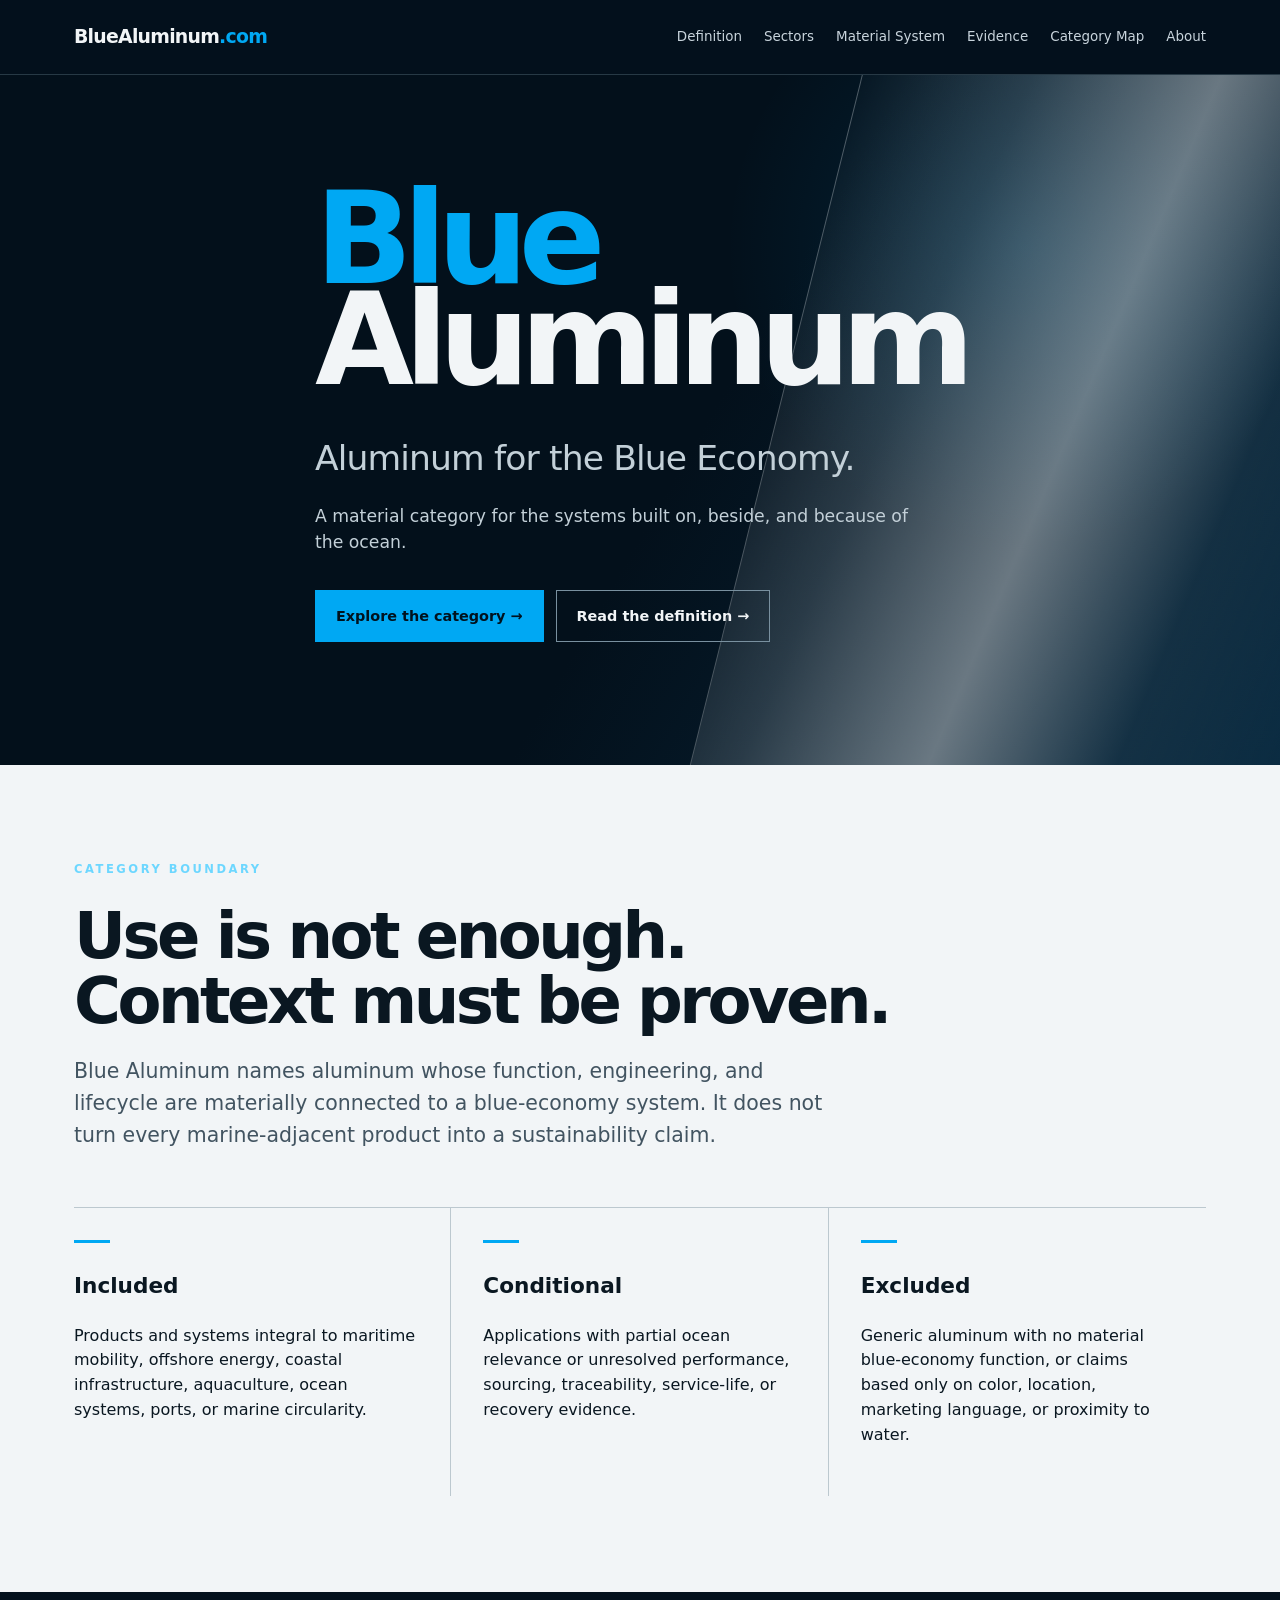
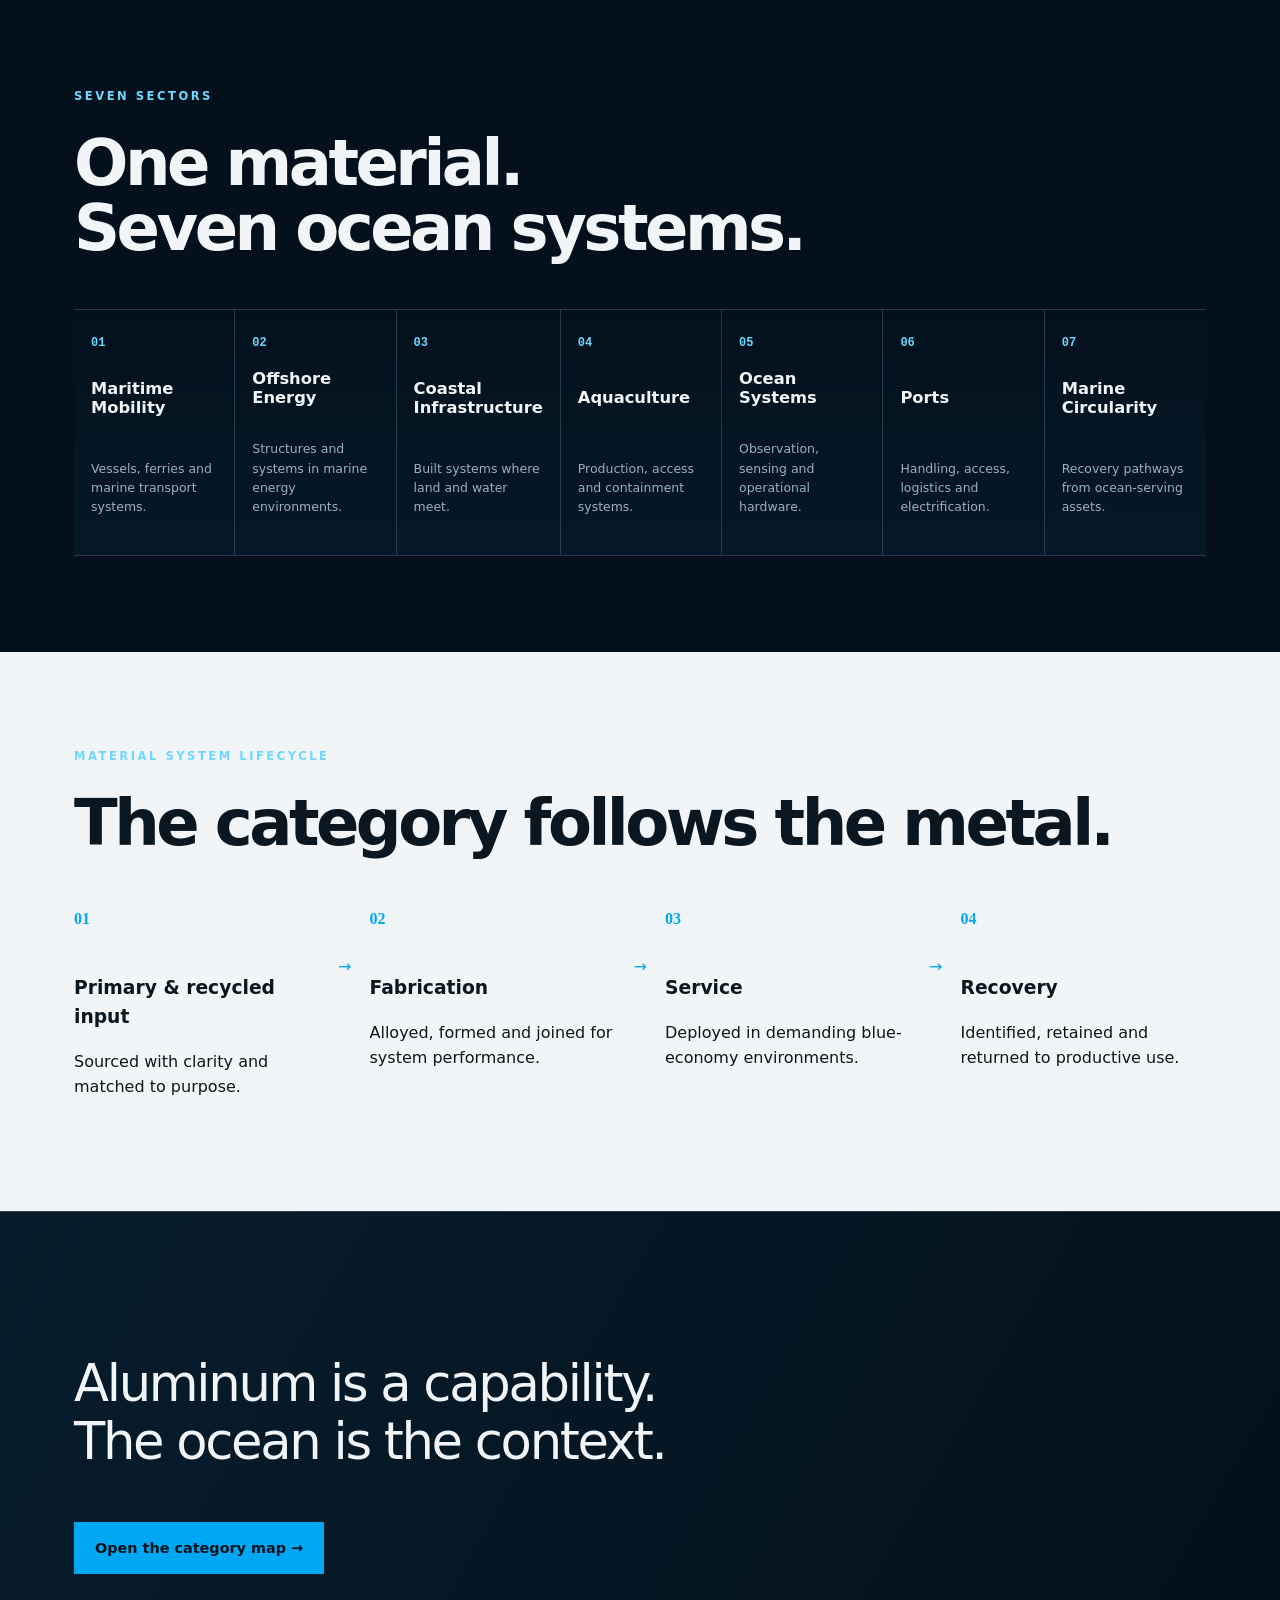
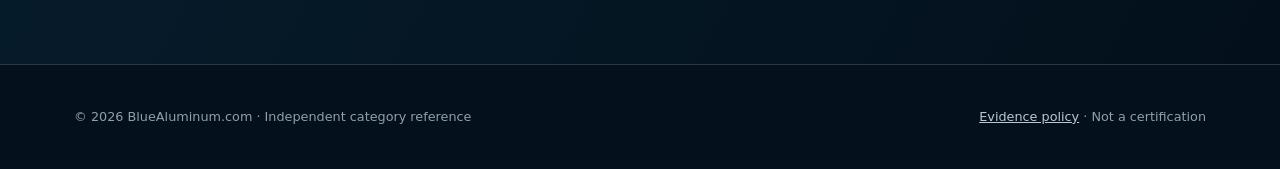
<file: index.html>
<!doctype html><html lang="en"><head><meta charset="utf-8"><meta name="viewport" content="width=device-width,initial-scale=1"><title>Blue Aluminum — Aluminum for the Blue Economy</title><meta name="description" content="The independent category reference for aluminum products, systems, and value chains serving the blue economy."><link rel="canonical" href="https://bluealuminum.com/"><link rel="icon" href="/assets/favicon.svg" type="image/svg+xml"><link rel="stylesheet" href="/assets/style.css"></head><body><header><div class="nav"><a class="brand" href="/">BlueAluminum<span>.com</span></a><button class="menu" aria-expanded="false">Menu</button><nav><a href="/definition/">Definition</a><a href="/sectors/">Sectors</a><a href="/material-system/">Material System</a><a href="/evidence/">Evidence</a><a href="/category-map/">Category Map</a><a href="/about/">About</a></nav></div></header><main>
<section class="hero"><div class="wrap hero-copy"><h1><span>Blue</span>Aluminum</h1><p class="lead">Aluminum for the Blue Economy.</p><p>A material category for the systems built on, beside, and because of the ocean.</p><div class="actions"><a class="button primary" href="/sectors/">Explore the category →</a><a class="button" href="/definition/">Read the definition →</a></div></div></section>
<section class="section light"><div class="wrap"><div class="kicker">Category boundary</div><h2>Use is not enough.<br>Context must be proven.</h2><p class="intro">Blue Aluminum names aluminum whose function, engineering, and lifecycle are materially connected to a blue-economy system. It does not turn every marine-adjacent product into a sustainability claim.</p><div class="boundary"><article><div class="rule"></div><h3>Included</h3><p>Products and systems integral to maritime mobility, offshore energy, coastal infrastructure, aquaculture, ocean systems, ports, or marine circularity.</p></article><article><div class="rule"></div><h3>Conditional</h3><p>Applications with partial ocean relevance or unresolved performance, sourcing, traceability, service-life, or recovery evidence.</p></article><article><div class="rule"></div><h3>Excluded</h3><p>Generic aluminum with no material blue-economy function, or claims based only on color, location, marketing language, or proximity to water.</p></article></div></div></section>
<section class="section"><div class="wrap"><div class="kicker">Seven sectors</div><h2>One material.<br>Seven ocean systems.</h2><div class="sectors"><article class="sector"><span class="num">01</span><b>Maritime<br>Mobility</b><p>Vessels, ferries and marine transport systems.</p></article><article class="sector"><span class="num">02</span><b>Offshore<br>Energy</b><p>Structures and systems in marine energy environments.</p></article><article class="sector"><span class="num">03</span><b>Coastal<br>Infrastructure</b><p>Built systems where land and water meet.</p></article><article class="sector"><span class="num">04</span><b>Aquaculture</b><p>Production, access and containment systems.</p></article><article class="sector"><span class="num">05</span><b>Ocean<br>Systems</b><p>Observation, sensing and operational hardware.</p></article><article class="sector"><span class="num">06</span><b>Ports</b><p>Handling, access, logistics and electrification.</p></article><article class="sector"><span class="num">07</span><b>Marine<br>Circularity</b><p>Recovery pathways from ocean-serving assets.</p></article></div></div></section>
<section class="section light"><div class="wrap"><div class="kicker">Material system lifecycle</div><h2>The category follows the metal.</h2><div class="lifecycle"><article class="life"><h3>Primary & recycled input</h3><p>Sourced with clarity and matched to purpose.</p></article><article class="life"><h3>Fabrication</h3><p>Alloyed, formed and joined for system performance.</p></article><article class="life"><h3>Service</h3><p>Deployed in demanding blue-economy environments.</p></article><article class="life"><h3>Recovery</h3><p>Identified, retained and returned to productive use.</p></article></div></div></section>
<section class="cta"><div class="wrap"><p class="quote">Aluminum is a capability.<br>The ocean is the context.</p><div class="actions"><a class="button primary" href="/category-map/">Open the category map →</a></div></div></section></main><footer><div class="wrap foot"><span>© <span data-year></span> BlueAluminum.com · Independent category reference</span><span><a href="/evidence/">Evidence policy</a> · Not a certification</span></div></footer><script src="/assets/site.js"></script></body></html>
</file>
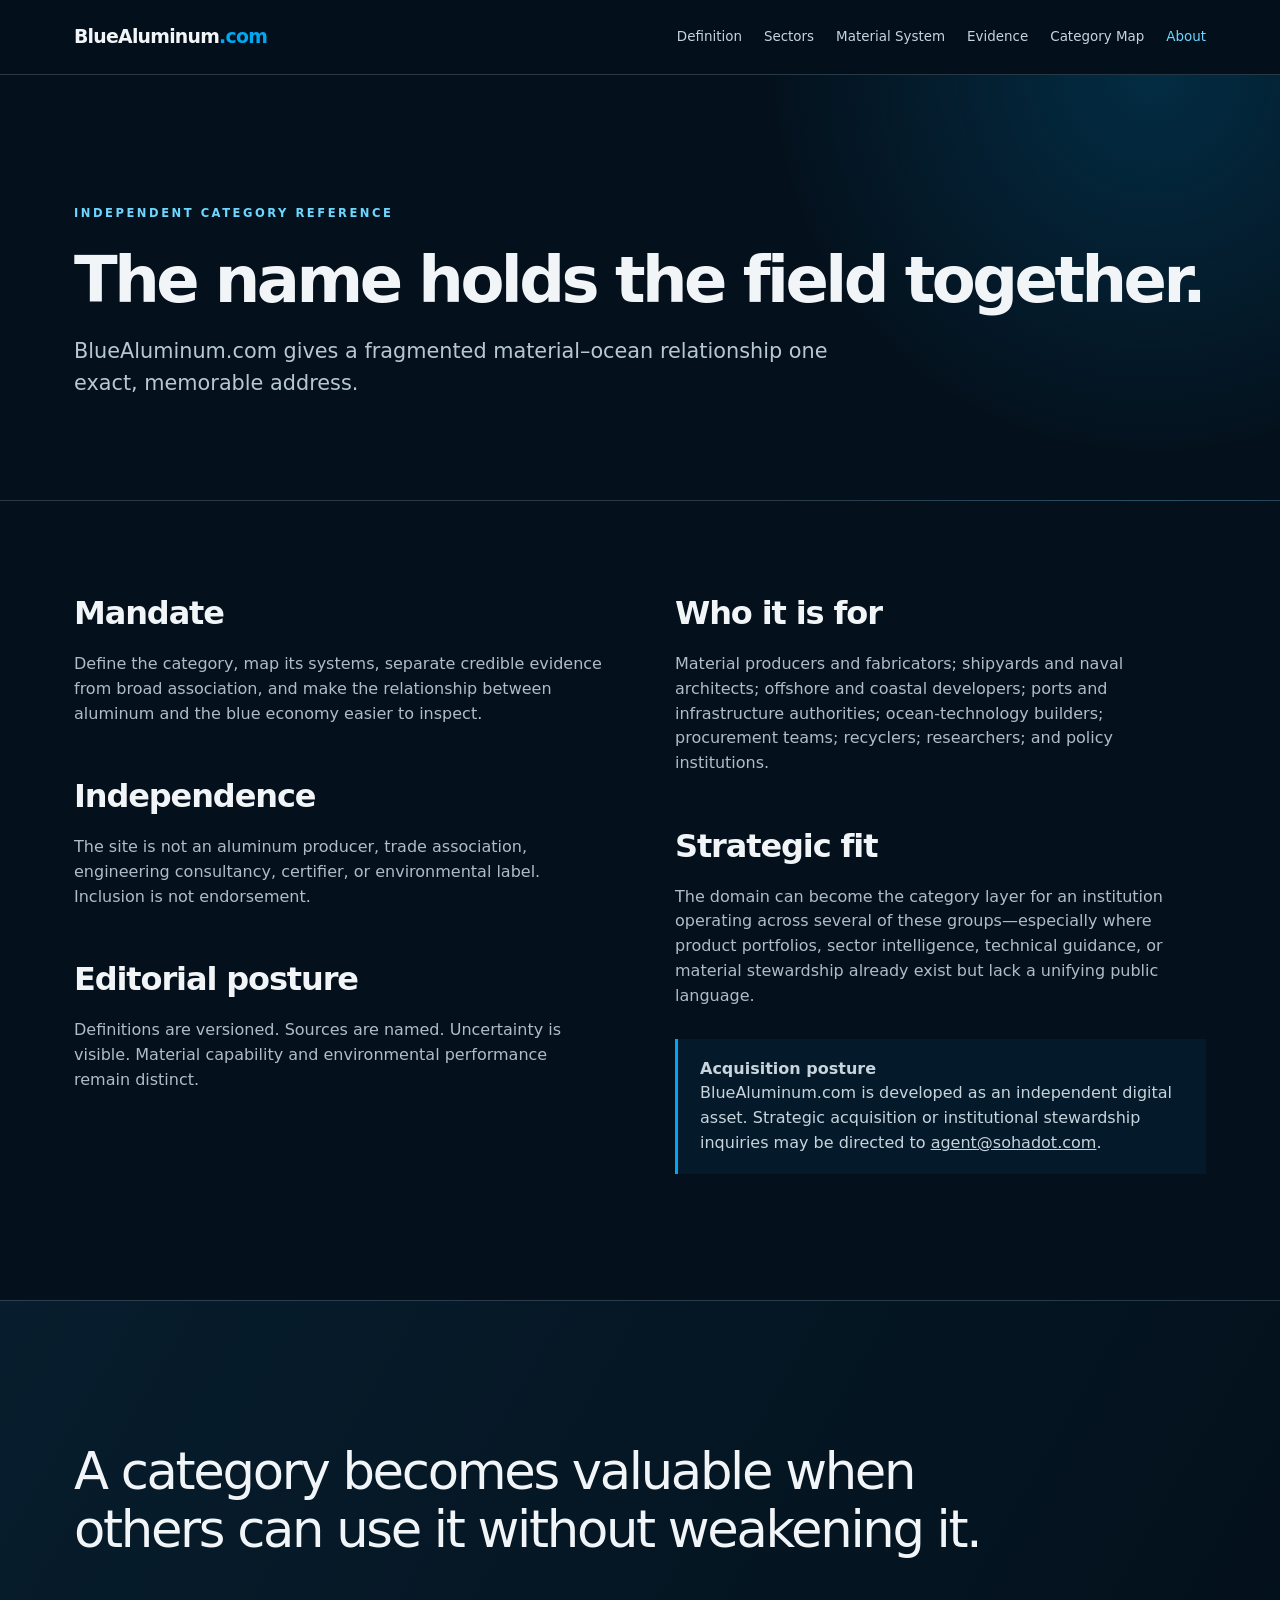
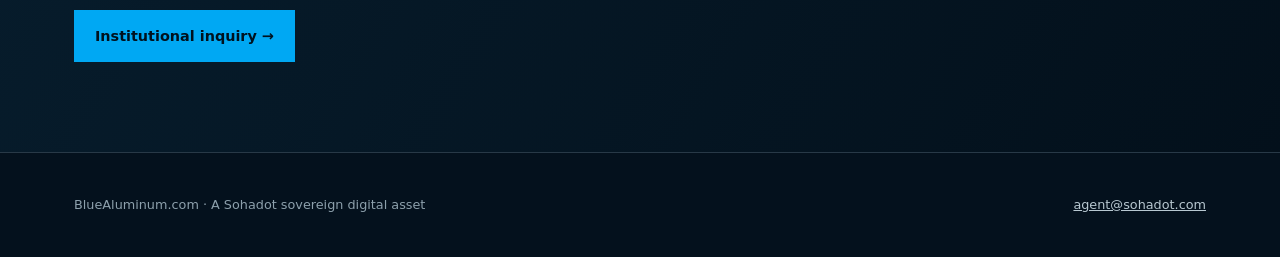
<file: about/index.html>
<!doctype html><html lang="en"><head><meta charset="utf-8"><meta name="viewport" content="width=device-width,initial-scale=1"><title>About — Blue Aluminum</title><meta name="description" content="The mandate and independence of BlueAluminum.com."><link rel="canonical" href="https://bluealuminum.com/about/"><link rel="icon" href="/assets/favicon.svg" type="image/svg+xml"><link rel="stylesheet" href="/assets/style.css"></head><body><header><div class="nav"><a class="brand" href="/">BlueAluminum<span>.com</span></a><button class="menu" aria-expanded="false">Menu</button><nav><a href="/definition/">Definition</a><a href="/sectors/">Sectors</a><a href="/material-system/">Material System</a><a href="/evidence/">Evidence</a><a href="/category-map/">Category Map</a><a aria-current="page" href="/about/">About</a></nav></div></header><main><section class="page-hero"><div class="wrap"><div class="kicker">Independent category reference</div><h1>The name holds the field together.</h1><p>BlueAluminum.com gives a fragmented material–ocean relationship one exact, memorable address.</p></div></section><section class="section"><div class="wrap grid2"><div class="prose"><h2>Mandate</h2><p>Define the category, map its systems, separate credible evidence from broad association, and make the relationship between aluminum and the blue economy easier to inspect.</p><h2>Independence</h2><p>The site is not an aluminum producer, trade association, engineering consultancy, certifier, or environmental label. Inclusion is not endorsement.</p><h2>Editorial posture</h2><p>Definitions are versioned. Sources are named. Uncertainty is visible. Material capability and environmental performance remain distinct.</p></div><div class="prose"><h2>Who it is for</h2><p>Material producers and fabricators; shipyards and naval architects; offshore and coastal developers; ports and infrastructure authorities; ocean-technology builders; procurement teams; recyclers; researchers; and policy institutions.</p><h2>Strategic fit</h2><p>The domain can become the category layer for an institution operating across several of these groups—especially where product portfolios, sector intelligence, technical guidance, or material stewardship already exist but lack a unifying public language.</p><div class="note"><strong>Acquisition posture</strong><br>BlueAluminum.com is developed as an independent digital asset. Strategic acquisition or institutional stewardship inquiries may be directed to <a href="mailto:agent@sohadot.com">agent@sohadot.com</a>.</div></div></div></section><section class="cta"><div class="wrap"><p class="quote">A category becomes valuable when others can use it without weakening it.</p><a class="button primary" href="mailto:agent@sohadot.com">Institutional inquiry →</a></div></section></main><footer><div class="wrap foot"><span>BlueAluminum.com · A Sohadot sovereign digital asset</span><a href="mailto:agent@sohadot.com">agent@sohadot.com</a></div></footer><script src="/assets/site.js"></script></body></html>
</file>
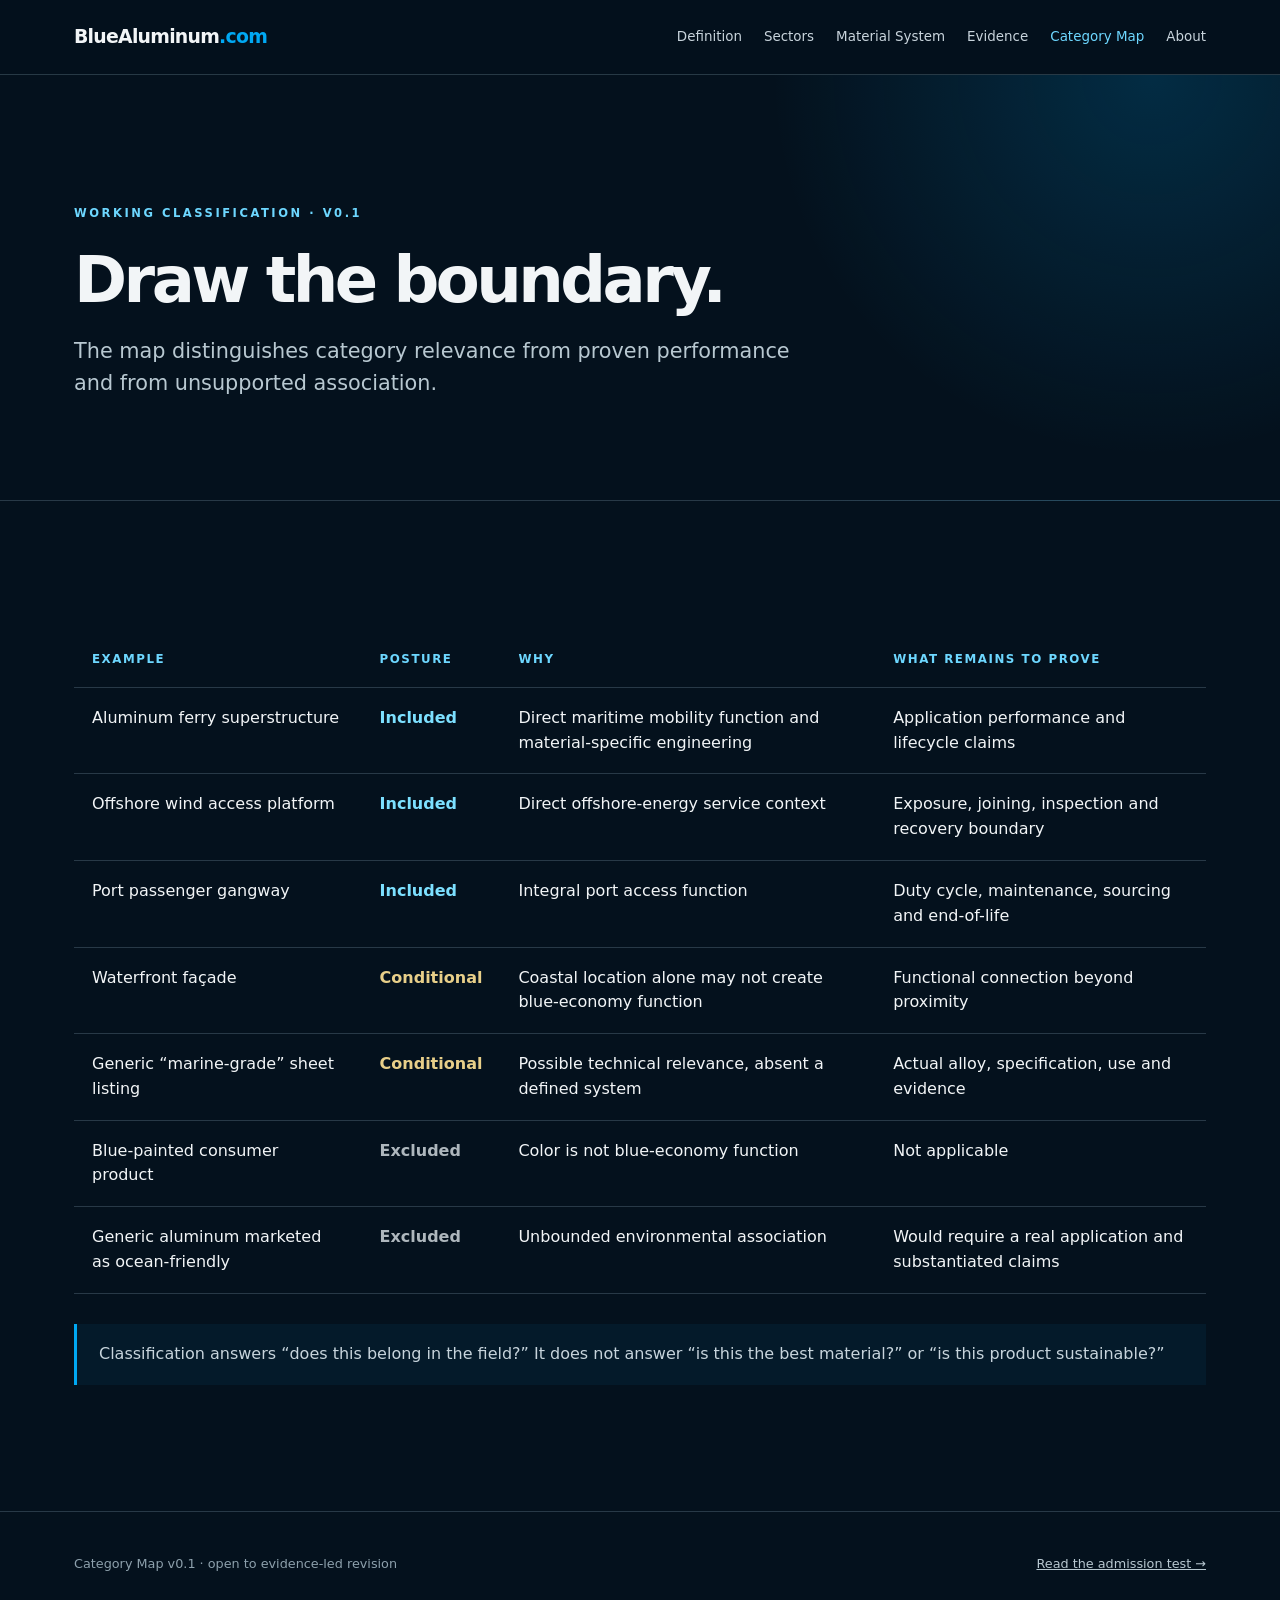
<file: category-map/index.html>
<!doctype html><html lang="en"><head><meta charset="utf-8"><meta name="viewport" content="width=device-width,initial-scale=1"><title>Category Map — Blue Aluminum</title><meta name="description" content="A practical classification map for included, conditional, and excluded Blue Aluminum applications."><link rel="canonical" href="https://bluealuminum.com/category-map/"><link rel="icon" href="/assets/favicon.svg" type="image/svg+xml"><link rel="stylesheet" href="/assets/style.css"></head><body><header><div class="nav"><a class="brand" href="/">BlueAluminum<span>.com</span></a><button class="menu" aria-expanded="false">Menu</button><nav><a href="/definition/">Definition</a><a href="/sectors/">Sectors</a><a href="/material-system/">Material System</a><a href="/evidence/">Evidence</a><a aria-current="page" href="/category-map/">Category Map</a><a href="/about/">About</a></nav></div></header><main><section class="page-hero"><div class="wrap"><div class="kicker">Working classification · v0.1</div><h1>Draw the boundary.</h1><p>The map distinguishes category relevance from proven performance and from unsupported association.</p></div></section><section class="section"><div class="wrap"><table class="matrix"><thead><tr><th>Example</th><th>Posture</th><th>Why</th><th>What remains to prove</th></tr></thead><tbody><tr><td>Aluminum ferry superstructure</td><td class="status included">Included</td><td>Direct maritime mobility function and material-specific engineering</td><td>Application performance and lifecycle claims</td></tr><tr><td>Offshore wind access platform</td><td class="status included">Included</td><td>Direct offshore-energy service context</td><td>Exposure, joining, inspection and recovery boundary</td></tr><tr><td>Port passenger gangway</td><td class="status included">Included</td><td>Integral port access function</td><td>Duty cycle, maintenance, sourcing and end-of-life</td></tr><tr><td>Waterfront façade</td><td class="status conditional">Conditional</td><td>Coastal location alone may not create blue-economy function</td><td>Functional connection beyond proximity</td></tr><tr><td>Generic “marine-grade” sheet listing</td><td class="status conditional">Conditional</td><td>Possible technical relevance, absent a defined system</td><td>Actual alloy, specification, use and evidence</td></tr><tr><td>Blue-painted consumer product</td><td class="status excluded">Excluded</td><td>Color is not blue-economy function</td><td>Not applicable</td></tr><tr><td>Generic aluminum marketed as ocean-friendly</td><td class="status excluded">Excluded</td><td>Unbounded environmental association</td><td>Would require a real application and substantiated claims</td></tr></tbody></table><div class="note">Classification answers “does this belong in the field?” It does not answer “is this the best material?” or “is this product sustainable?”</div></div></section></main><footer><div class="wrap foot"><span>Category Map v0.1 · open to evidence-led revision</span><a href="/definition/">Read the admission test →</a></div></footer><script src="/assets/site.js"></script></body></html>
</file>
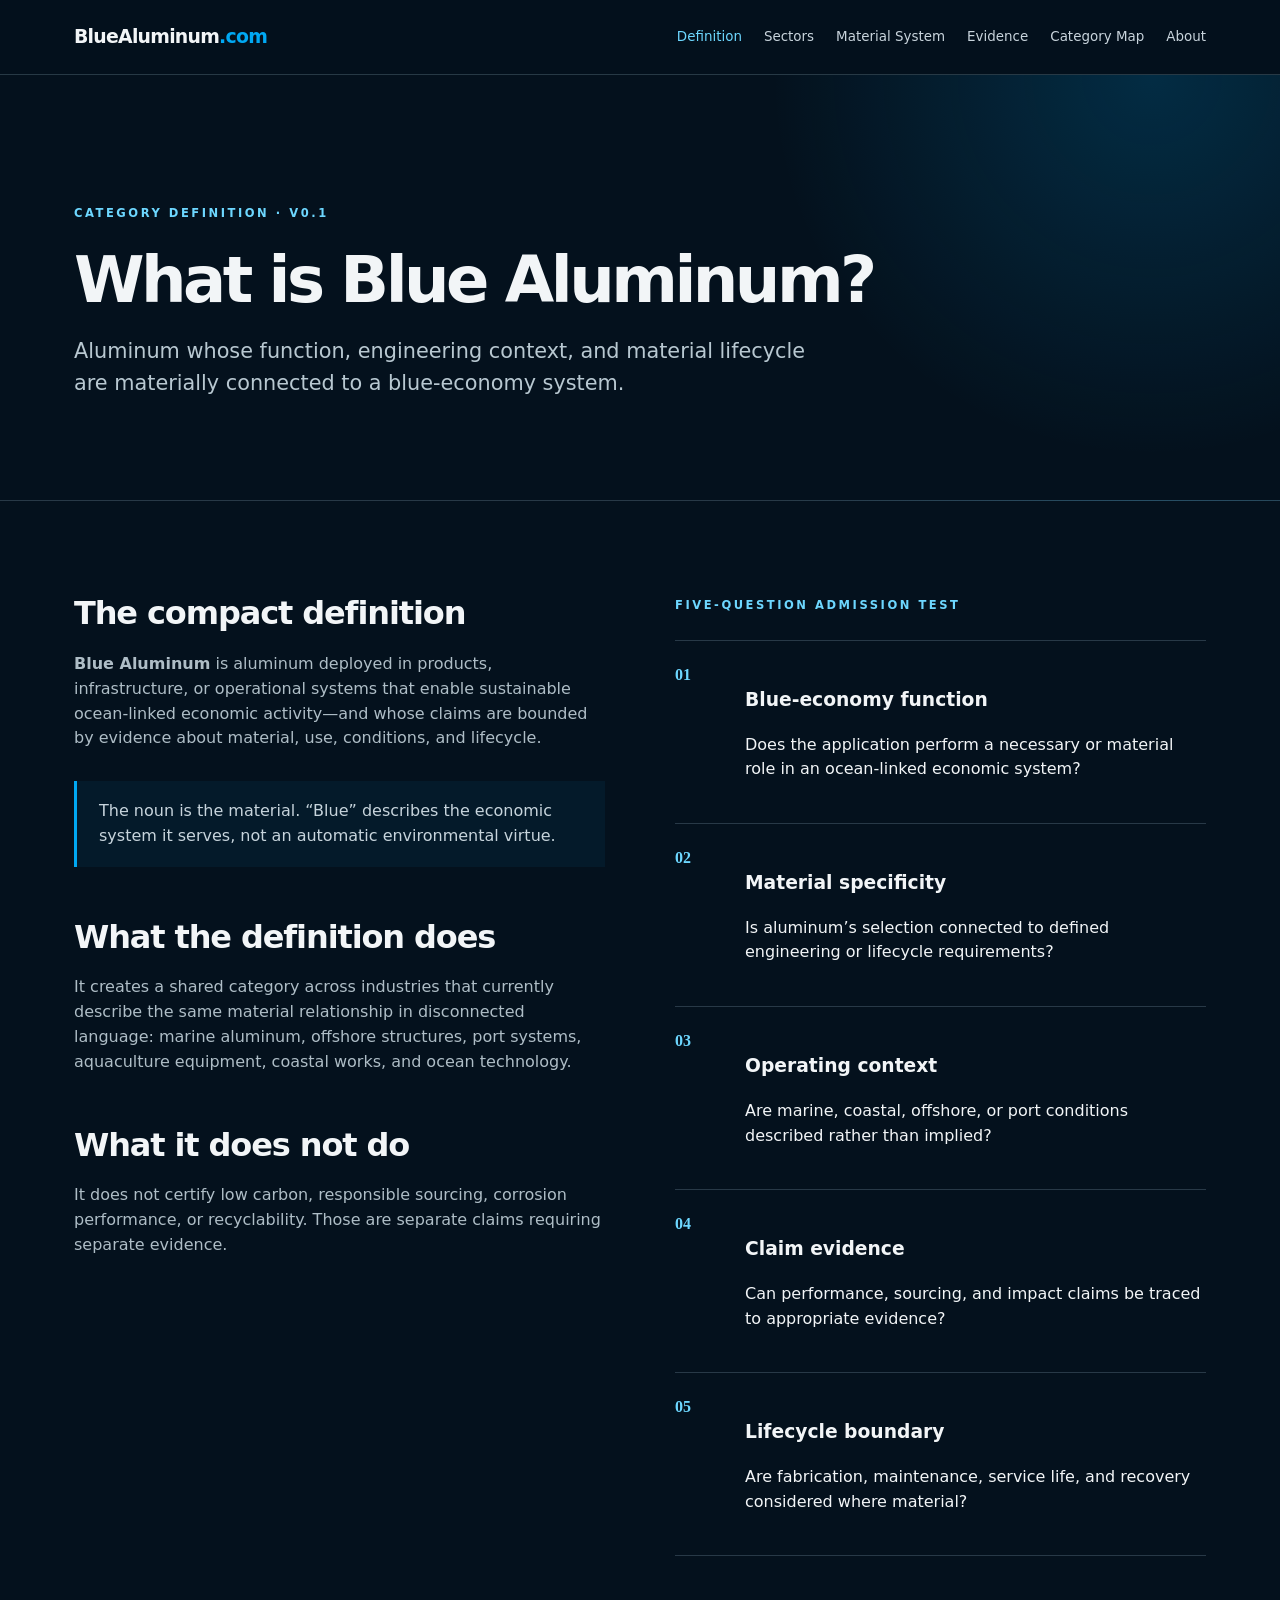
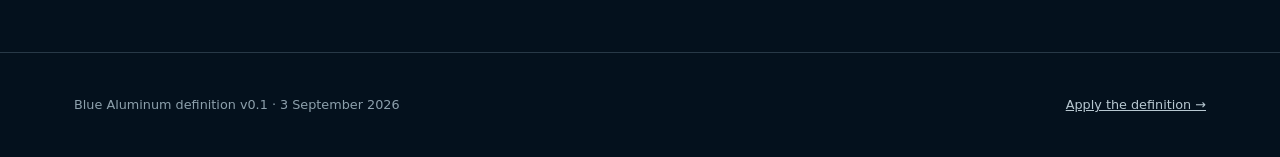
<file: definition/index.html>
<!doctype html><html lang="en"><head><meta charset="utf-8"><meta name="viewport" content="width=device-width,initial-scale=1"><title>Definition — Blue Aluminum</title><meta name="description" content="A governed definition and admission test for Blue Aluminum."><link rel="canonical" href="https://bluealuminum.com/definition/"><link rel="icon" href="/assets/favicon.svg" type="image/svg+xml"><link rel="stylesheet" href="/assets/style.css"></head><body><header><div class="nav"><a class="brand" href="/">BlueAluminum<span>.com</span></a><button class="menu" aria-expanded="false">Menu</button><nav><a aria-current="page" href="/definition/">Definition</a><a href="/sectors/">Sectors</a><a href="/material-system/">Material System</a><a href="/evidence/">Evidence</a><a href="/category-map/">Category Map</a><a href="/about/">About</a></nav></div></header><main><section class="page-hero"><div class="wrap"><div class="kicker">Category definition · v0.1</div><h1>What is Blue Aluminum?</h1><p>Aluminum whose function, engineering context, and material lifecycle are materially connected to a blue-economy system.</p></div></section><section class="section"><div class="wrap grid2"><div class="prose"><h2>The compact definition</h2><p><strong>Blue Aluminum</strong> is aluminum deployed in products, infrastructure, or operational systems that enable sustainable ocean-linked economic activity—and whose claims are bounded by evidence about material, use, conditions, and lifecycle.</p><div class="note">The noun is the material. “Blue” describes the economic system it serves, not an automatic environmental virtue.</div><h2>What the definition does</h2><p>It creates a shared category across industries that currently describe the same material relationship in disconnected language: marine aluminum, offshore structures, port systems, aquaculture equipment, coastal works, and ocean technology.</p><h2>What it does not do</h2><p>It does not certify low carbon, responsible sourcing, corrosion performance, or recyclability. Those are separate claims requiring separate evidence.</p></div><div><div class="kicker">Five-question admission test</div><div class="test"><article><b>01</b><div><h3>Blue-economy function</h3><p>Does the application perform a necessary or material role in an ocean-linked economic system?</p></div></article><article><b>02</b><div><h3>Material specificity</h3><p>Is aluminum’s selection connected to defined engineering or lifecycle requirements?</p></div></article><article><b>03</b><div><h3>Operating context</h3><p>Are marine, coastal, offshore, or port conditions described rather than implied?</p></div></article><article><b>04</b><div><h3>Claim evidence</h3><p>Can performance, sourcing, and impact claims be traced to appropriate evidence?</p></div></article><article><b>05</b><div><h3>Lifecycle boundary</h3><p>Are fabrication, maintenance, service life, and recovery considered where material?</p></div></article></div></div></div></section></main><footer><div class="wrap foot"><span>Blue Aluminum definition v0.1 · 3 September 2026</span><a href="/category-map/">Apply the definition →</a></div></footer><script src="/assets/site.js"></script></body></html>
</file>
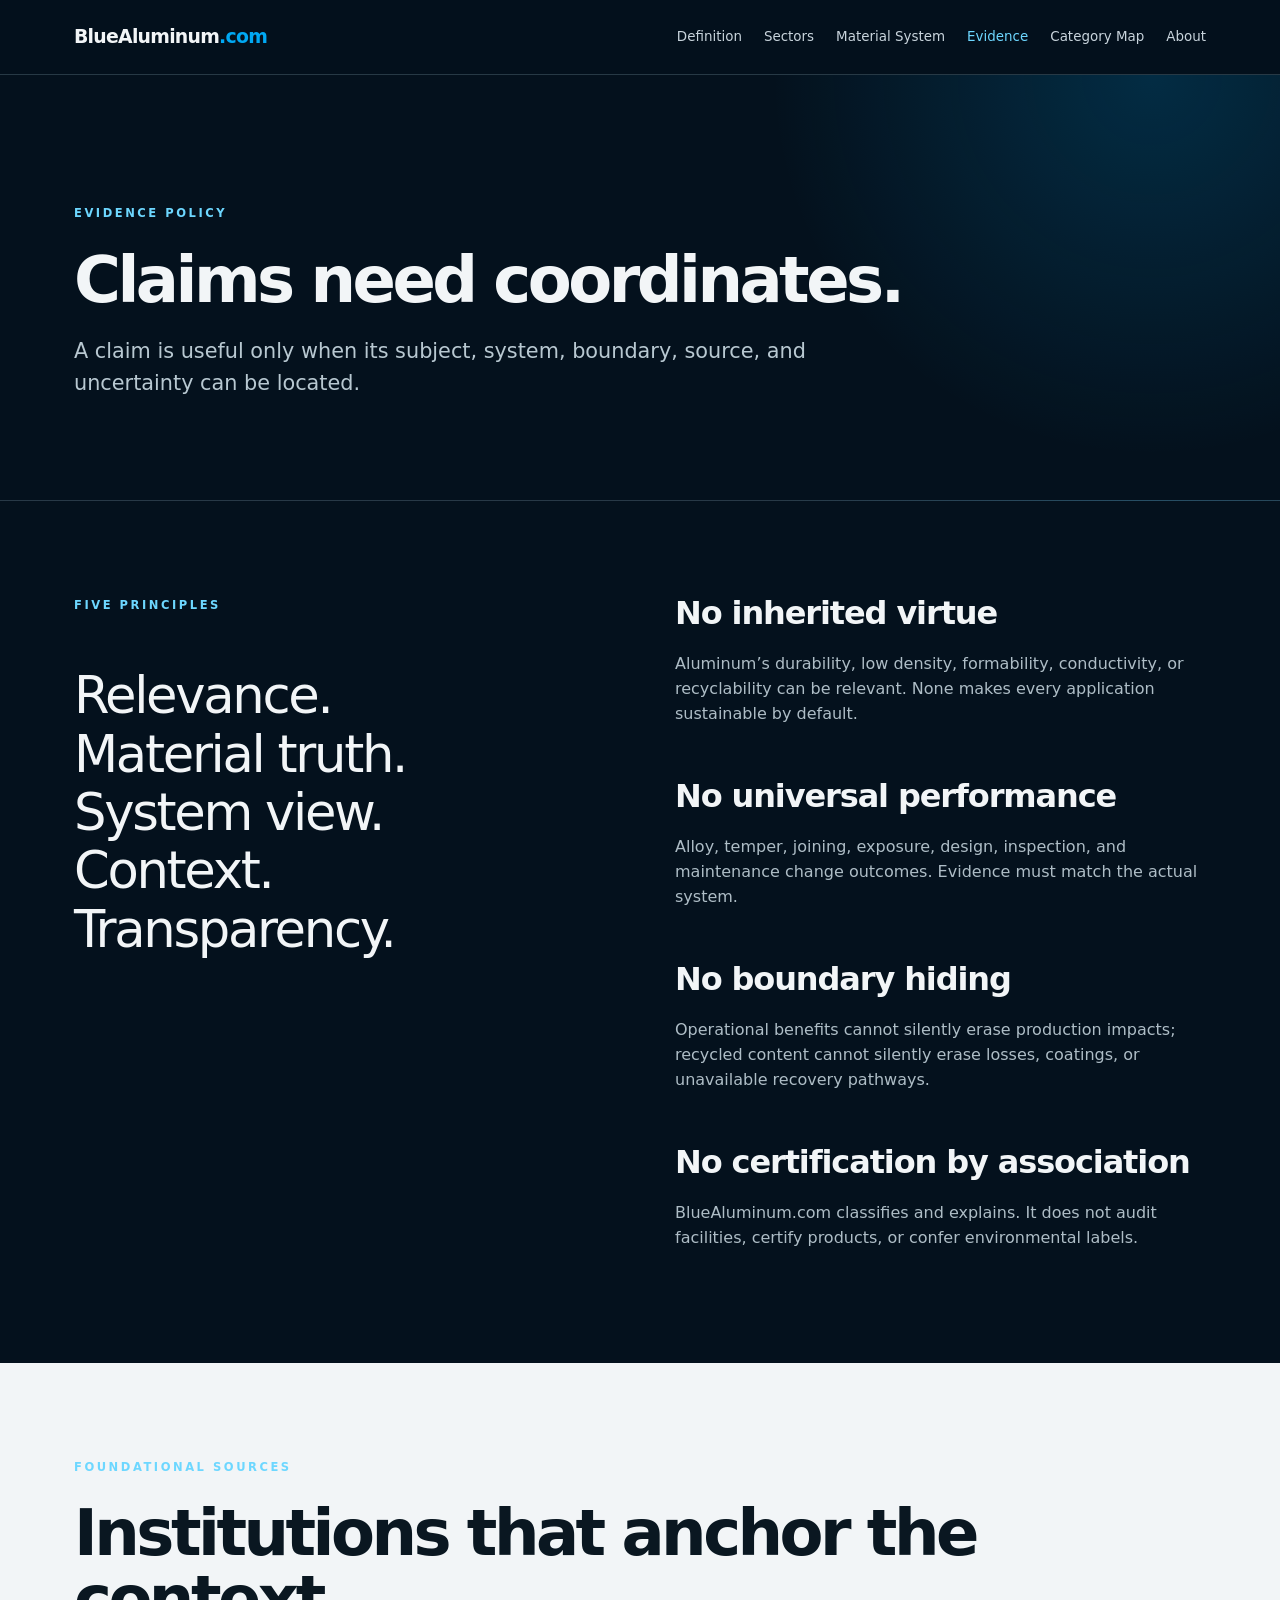
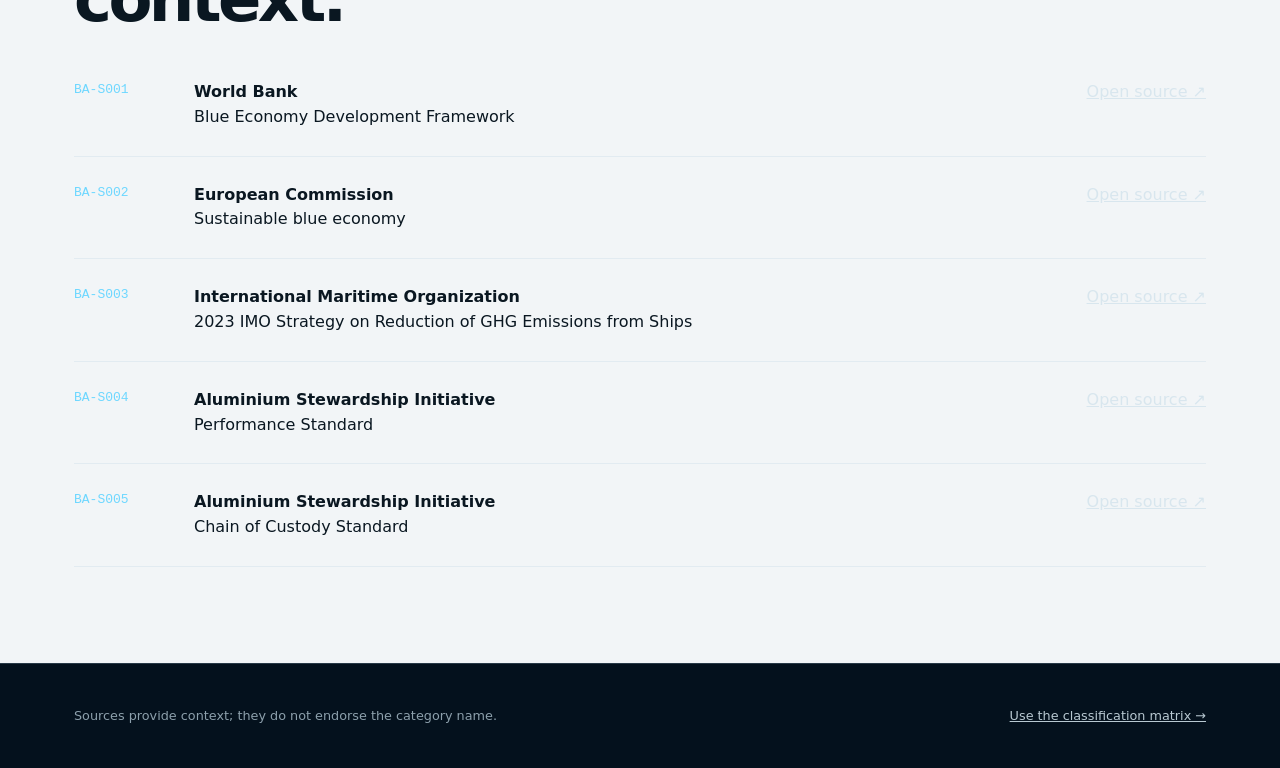
<file: evidence/index.html>
<!doctype html><html lang="en"><head><meta charset="utf-8"><meta name="viewport" content="width=device-width,initial-scale=1"><title>Evidence — Blue Aluminum</title><meta name="description" content="Evidence principles and primary sources governing the Blue Aluminum category."><link rel="canonical" href="https://bluealuminum.com/evidence/"><link rel="icon" href="/assets/favicon.svg" type="image/svg+xml"><link rel="stylesheet" href="/assets/style.css"></head><body><header><div class="nav"><a class="brand" href="/">BlueAluminum<span>.com</span></a><button class="menu" aria-expanded="false">Menu</button><nav><a href="/definition/">Definition</a><a href="/sectors/">Sectors</a><a href="/material-system/">Material System</a><a aria-current="page" href="/evidence/">Evidence</a><a href="/category-map/">Category Map</a><a href="/about/">About</a></nav></div></header><main><section class="page-hero"><div class="wrap"><div class="kicker">Evidence policy</div><h1>Claims need coordinates.</h1><p>A claim is useful only when its subject, system, boundary, source, and uncertainty can be located.</p></div></section><section class="section"><div class="wrap grid2"><div><div class="kicker">Five principles</div><p class="quote">Relevance.<br>Material truth.<br>System view.<br>Context.<br>Transparency.</p></div><div class="prose"><h2>No inherited virtue</h2><p>Aluminum’s durability, low density, formability, conductivity, or recyclability can be relevant. None makes every application sustainable by default.</p><h2>No universal performance</h2><p>Alloy, temper, joining, exposure, design, inspection, and maintenance change outcomes. Evidence must match the actual system.</p><h2>No boundary hiding</h2><p>Operational benefits cannot silently erase production impacts; recycled content cannot silently erase losses, coatings, or unavailable recovery pathways.</p><h2>No certification by association</h2><p>BlueAluminum.com classifies and explains. It does not audit facilities, certify products, or confer environmental labels.</p></div></div></section><section class="section light"><div class="wrap"><div class="kicker">Foundational sources</div><h2>Institutions that anchor the context.</h2><div class="source"><code>BA-S001</code><div><strong>World Bank</strong><br>Blue Economy Development Framework</div><a href="https://www.worldbank.org/en/programs/problue" rel="external">Open source ↗</a></div><div class="source"><code>BA-S002</code><div><strong>European Commission</strong><br>Sustainable blue economy</div><a href="https://oceans-and-fisheries.ec.europa.eu/ocean/blue-economy/sustainable-blue-economy_en" rel="external">Open source ↗</a></div><div class="source"><code>BA-S003</code><div><strong>International Maritime Organization</strong><br>2023 IMO Strategy on Reduction of GHG Emissions from Ships</div><a href="https://www.imo.org/en/ourwork/environment/pages/2023-imo-strategy-on-reduction-of-ghg-emissions-from-ships.aspx" rel="external">Open source ↗</a></div><div class="source"><code>BA-S004</code><div><strong>Aluminium Stewardship Initiative</strong><br>Performance Standard</div><a href="https://aluminium-stewardship.org/asi-standards/performance-standard" rel="external">Open source ↗</a></div><div class="source"><code>BA-S005</code><div><strong>Aluminium Stewardship Initiative</strong><br>Chain of Custody Standard</div><a href="https://aluminium-stewardship.org/asi-standards/chain-of-custody-standard" rel="external">Open source ↗</a></div></div></section></main><footer><div class="wrap foot"><span>Sources provide context; they do not endorse the category name.</span><a href="/category-map/">Use the classification matrix →</a></div></footer><script src="/assets/site.js"></script></body></html>
</file>
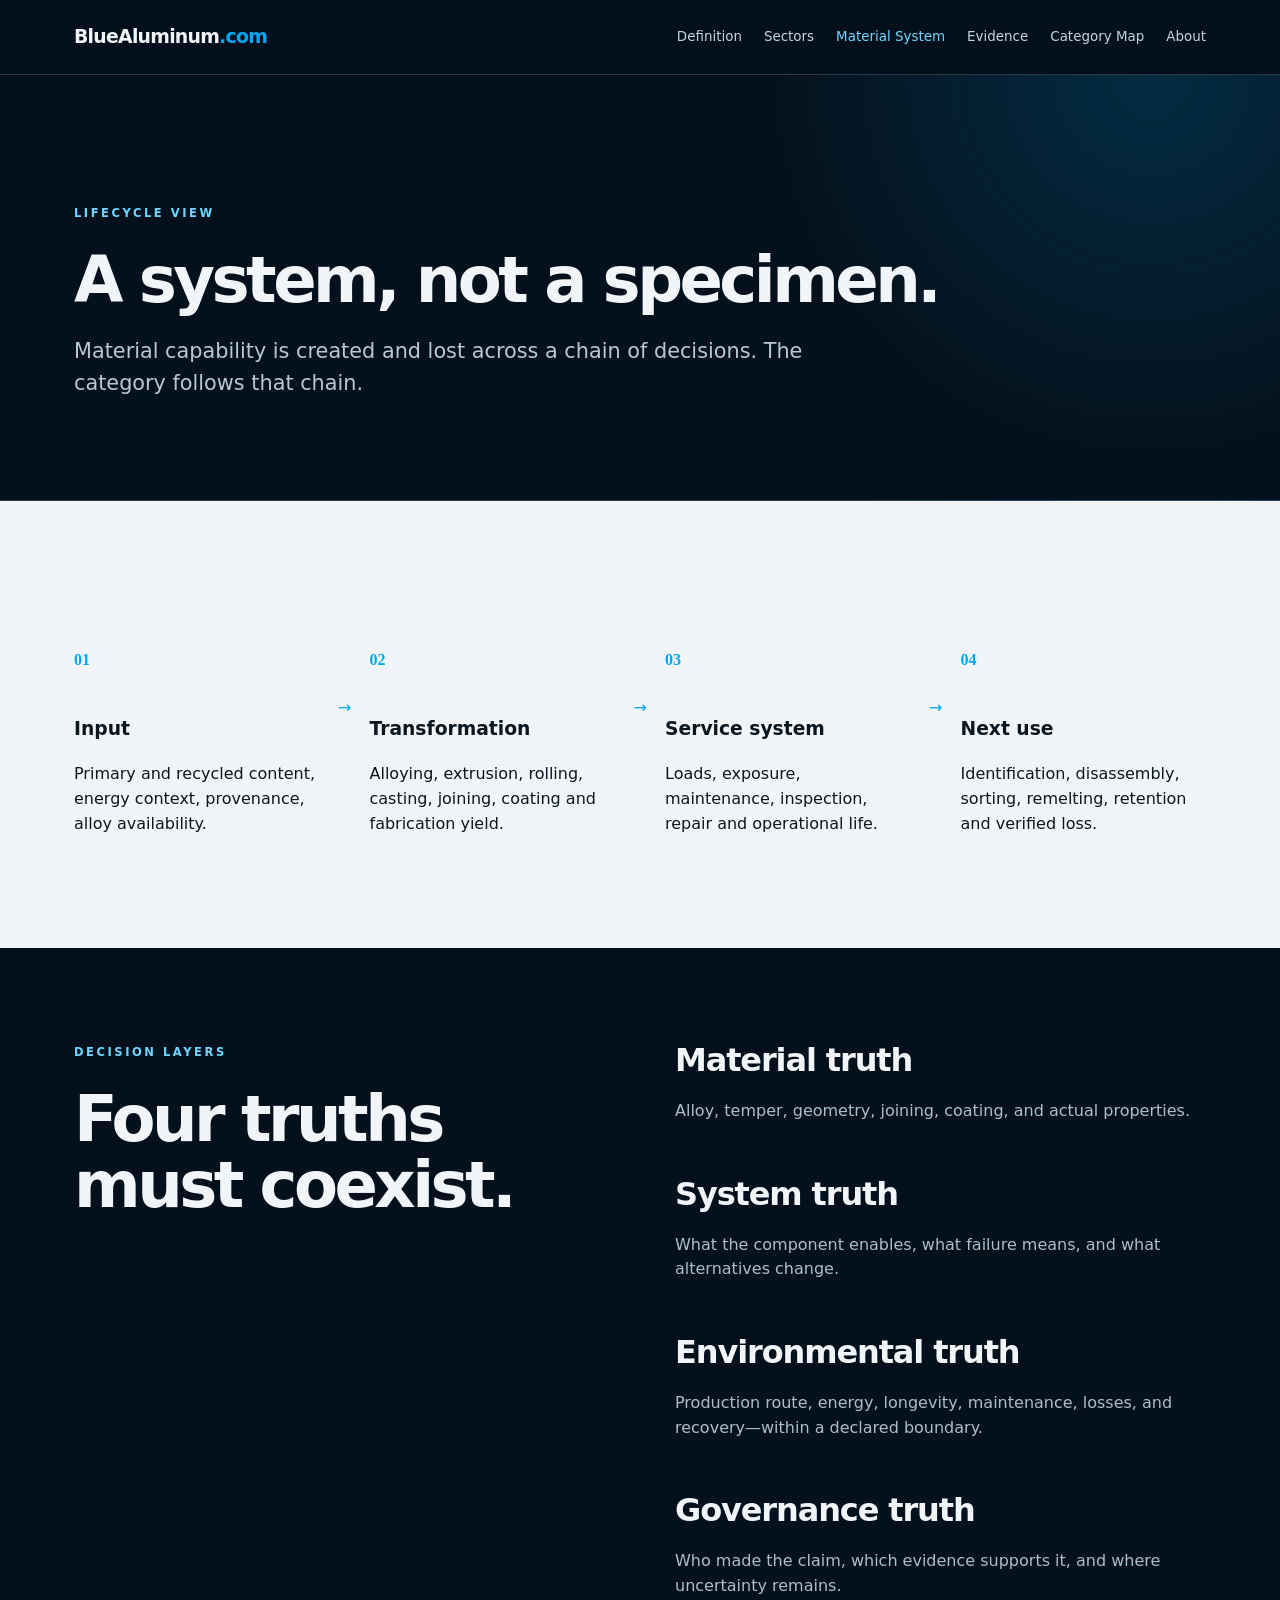
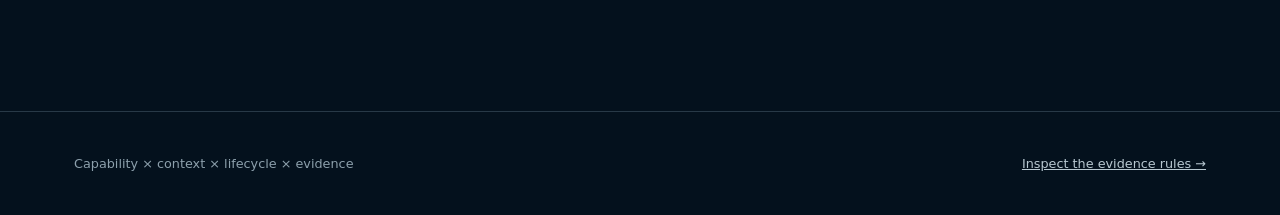
<file: material-system/index.html>
<!doctype html><html lang="en"><head><meta charset="utf-8"><meta name="viewport" content="width=device-width,initial-scale=1"><title>Material System — Blue Aluminum</title><meta name="description" content="The lifecycle layers that determine Blue Aluminum performance and credibility."><link rel="canonical" href="https://bluealuminum.com/material-system/"><link rel="icon" href="/assets/favicon.svg" type="image/svg+xml"><link rel="stylesheet" href="/assets/style.css"></head><body><header><div class="nav"><a class="brand" href="/">BlueAluminum<span>.com</span></a><button class="menu" aria-expanded="false">Menu</button><nav><a href="/definition/">Definition</a><a href="/sectors/">Sectors</a><a aria-current="page" href="/material-system/">Material System</a><a href="/evidence/">Evidence</a><a href="/category-map/">Category Map</a><a href="/about/">About</a></nav></div></header><main><section class="page-hero"><div class="wrap"><div class="kicker">Lifecycle view</div><h1>A system, not a specimen.</h1><p>Material capability is created and lost across a chain of decisions. The category follows that chain.</p></div></section><section class="section light"><div class="wrap"><div class="lifecycle"><article class="life"><h3>Input</h3><p>Primary and recycled content, energy context, provenance, alloy availability.</p></article><article class="life"><h3>Transformation</h3><p>Alloying, extrusion, rolling, casting, joining, coating and fabrication yield.</p></article><article class="life"><h3>Service system</h3><p>Loads, exposure, maintenance, inspection, repair and operational life.</p></article><article class="life"><h3>Next use</h3><p>Identification, disassembly, sorting, remelting, retention and verified loss.</p></article></div></div></section><section class="section"><div class="wrap grid2"><div><div class="kicker">Decision layers</div><h2>Four truths must coexist.</h2></div><div class="prose"><h2>Material truth</h2><p>Alloy, temper, geometry, joining, coating, and actual properties.</p><h2>System truth</h2><p>What the component enables, what failure means, and what alternatives change.</p><h2>Environmental truth</h2><p>Production route, energy, longevity, maintenance, losses, and recovery—within a declared boundary.</p><h2>Governance truth</h2><p>Who made the claim, which evidence supports it, and where uncertainty remains.</p></div></div></section></main><footer><div class="wrap foot"><span>Capability × context × lifecycle × evidence</span><a href="/evidence/">Inspect the evidence rules →</a></div></footer><script src="/assets/site.js"></script></body></html>
</file>
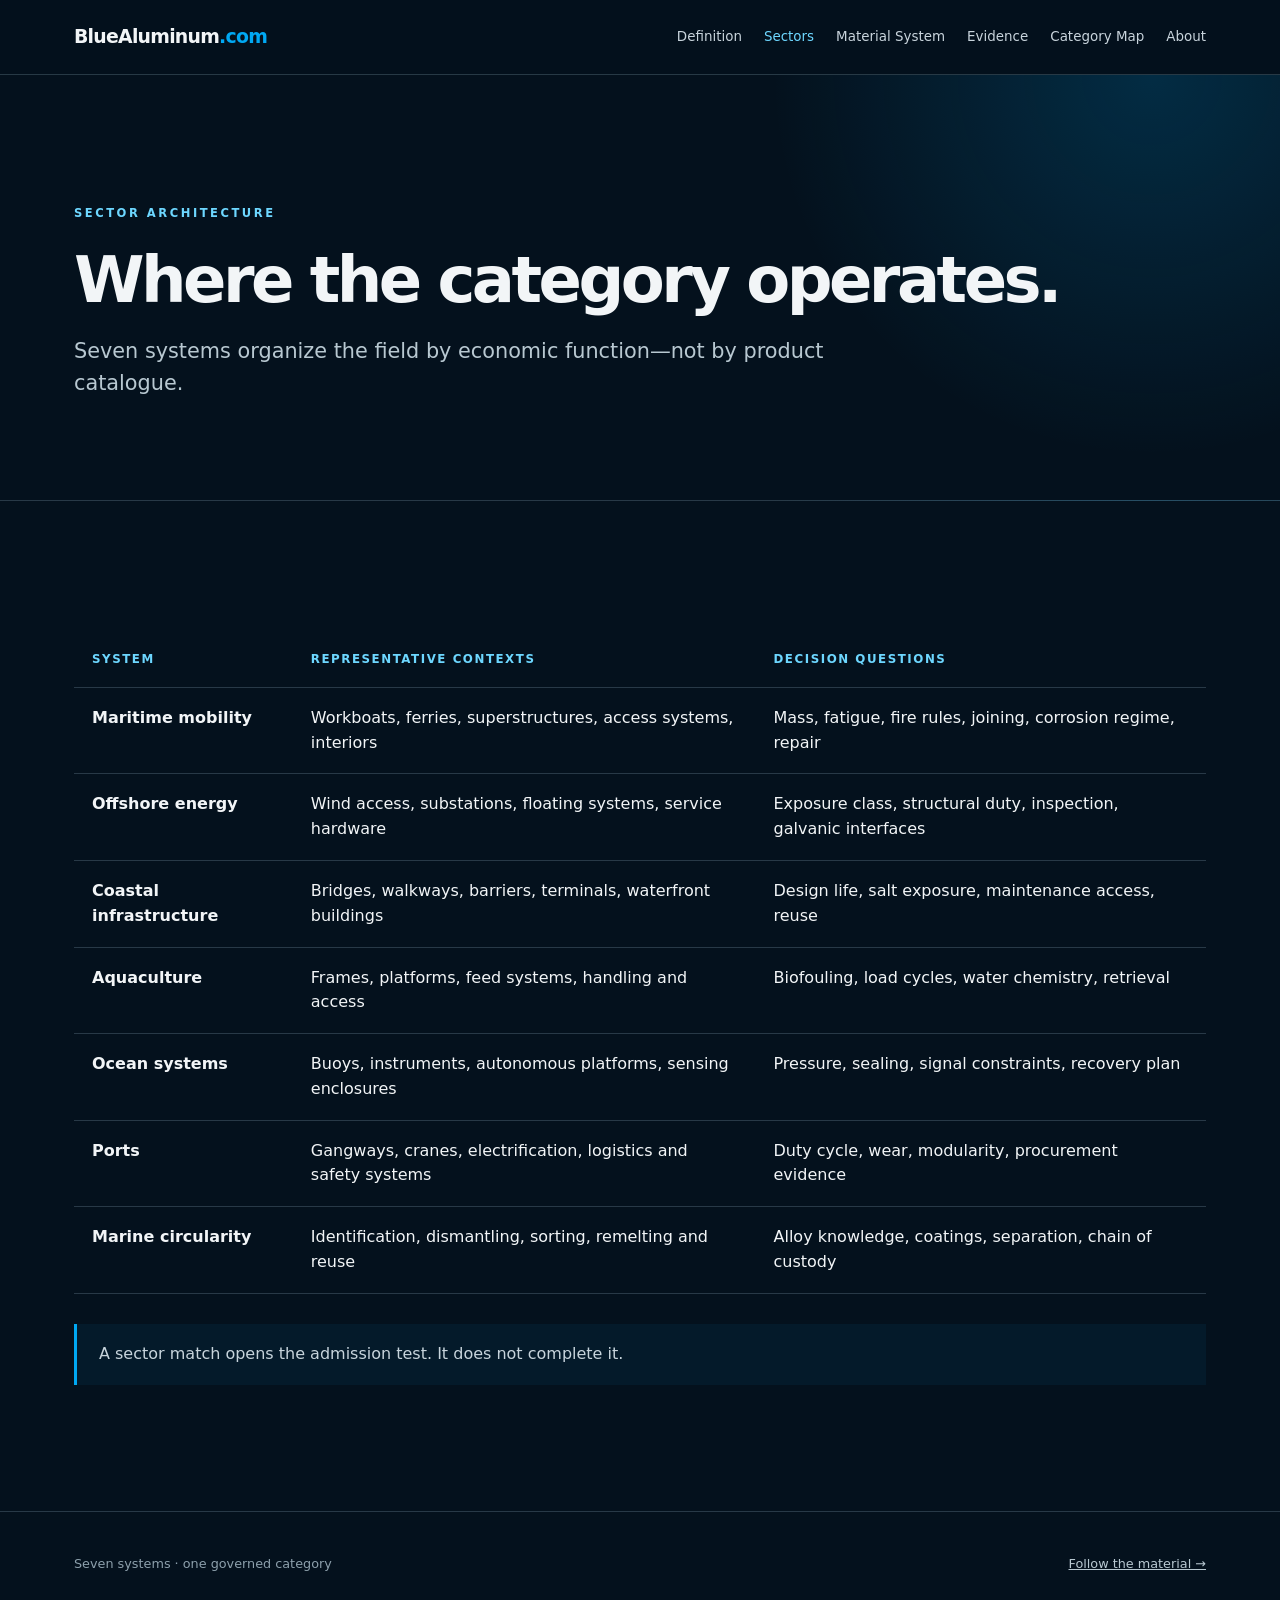
<file: sectors/index.html>
<!doctype html><html lang="en"><head><meta charset="utf-8"><meta name="viewport" content="width=device-width,initial-scale=1"><title>Sectors — Blue Aluminum</title><meta name="description" content="Seven blue-economy systems in which aluminum can carry material relevance."><link rel="canonical" href="https://bluealuminum.com/sectors/"><link rel="icon" href="/assets/favicon.svg" type="image/svg+xml"><link rel="stylesheet" href="/assets/style.css"></head><body><header><div class="nav"><a class="brand" href="/">BlueAluminum<span>.com</span></a><button class="menu" aria-expanded="false">Menu</button><nav><a href="/definition/">Definition</a><a aria-current="page" href="/sectors/">Sectors</a><a href="/material-system/">Material System</a><a href="/evidence/">Evidence</a><a href="/category-map/">Category Map</a><a href="/about/">About</a></nav></div></header><main><section class="page-hero"><div class="wrap"><div class="kicker">Sector architecture</div><h1>Where the category operates.</h1><p>Seven systems organize the field by economic function—not by product catalogue.</p></div></section><section class="section"><div class="wrap"><table class="matrix"><thead><tr><th>System</th><th>Representative contexts</th><th>Decision questions</th></tr></thead><tbody><tr><td><strong>Maritime mobility</strong></td><td>Workboats, ferries, superstructures, access systems, interiors</td><td>Mass, fatigue, fire rules, joining, corrosion regime, repair</td></tr><tr><td><strong>Offshore energy</strong></td><td>Wind access, substations, floating systems, service hardware</td><td>Exposure class, structural duty, inspection, galvanic interfaces</td></tr><tr><td><strong>Coastal infrastructure</strong></td><td>Bridges, walkways, barriers, terminals, waterfront buildings</td><td>Design life, salt exposure, maintenance access, reuse</td></tr><tr><td><strong>Aquaculture</strong></td><td>Frames, platforms, feed systems, handling and access</td><td>Biofouling, load cycles, water chemistry, retrieval</td></tr><tr><td><strong>Ocean systems</strong></td><td>Buoys, instruments, autonomous platforms, sensing enclosures</td><td>Pressure, sealing, signal constraints, recovery plan</td></tr><tr><td><strong>Ports</strong></td><td>Gangways, cranes, electrification, logistics and safety systems</td><td>Duty cycle, wear, modularity, procurement evidence</td></tr><tr><td><strong>Marine circularity</strong></td><td>Identification, dismantling, sorting, remelting and reuse</td><td>Alloy knowledge, coatings, separation, chain of custody</td></tr></tbody></table><div class="note">A sector match opens the admission test. It does not complete it.</div></div></section></main><footer><div class="wrap foot"><span>Seven systems · one governed category</span><a href="/material-system/">Follow the material →</a></div></footer><script src="/assets/site.js"></script></body></html>
</file>
<file: assets/style.css>
:root{--ink:#04111d;--deep:#071d2d;--blue:#00a8f3;--cyan:#6dd7ff;--silver:#d9e0e5;--paper:#f2f5f7;--muted:#9dafbb;--line:rgba(169,202,220,.22);--max:1180px}*{box-sizing:border-box}html{scroll-behavior:smooth}body{margin:0;background:var(--ink);color:var(--paper);font-family:Inter,ui-sans-serif,system-ui,-apple-system,BlinkMacSystemFont,"Segoe UI",sans-serif;line-height:1.55}a{color:inherit}header{position:sticky;top:0;z-index:20;background:rgba(4,17,29,.92);backdrop-filter:blur(15px);border-bottom:1px solid var(--line)}.nav{max-width:var(--max);margin:auto;min-height:74px;padding:0 24px;display:flex;align-items:center;justify-content:space-between;gap:24px}.brand{font-weight:760;text-decoration:none;letter-spacing:-.04em;font-size:1.18rem}.brand span{color:var(--blue)}nav{display:flex;gap:22px;align-items:center}nav a{font-size:.84rem;color:#c8d4dc;text-decoration:none}nav a:hover,nav a[aria-current=page]{color:var(--cyan)}.menu{display:none;background:none;border:1px solid var(--line);color:white;padding:8px 11px}.wrap{max-width:var(--max);margin:auto;padding-left:24px;padding-right:24px}.hero{min-height:690px;display:grid;align-items:center;position:relative;overflow:hidden;background:radial-gradient(circle at 80% 25%,rgba(0,168,243,.13),transparent 26%),linear-gradient(120deg,#03101b 54%,#092a40)}.hero:after{content:"";position:absolute;right:-8%;top:-15%;width:47%;height:125%;transform:skew(-14deg);background:linear-gradient(100deg,transparent,rgba(225,235,241,.17),rgba(255,255,255,.4),rgba(129,157,173,.1),transparent);border-left:1px solid rgba(255,255,255,.28)}.hero-copy{position:relative;z-index:2;max-width:800px;padding-top:80px;padding-bottom:90px}.hero h1{font-size:clamp(4.4rem,10vw,8.7rem);line-height:.79;letter-spacing:-.075em;margin:0 0 42px}.hero h1 span{display:block;color:var(--blue)}.hero .lead{font-size:clamp(1.45rem,2.7vw,2.2rem);margin:0 0 15px;letter-spacing:-.025em}.hero p{max-width:610px;color:#c3d0d8;font-size:1.08rem}.actions{display:flex;gap:12px;margin-top:34px}.button{display:inline-block;text-decoration:none;padding:14px 20px;border:1px solid #79909f;font-weight:650;font-size:.9rem}.button.primary{background:var(--blue);border-color:var(--blue);color:#00121e}.button:hover{transform:translateY(-2px)}.light{background:var(--paper);color:#0a1721}.section{padding:96px 0}.section h2,.page-hero h1{font-size:clamp(2.4rem,5vw,4.9rem);line-height:1.02;letter-spacing:-.055em;margin:0 0 22px}.kicker{text-transform:uppercase;letter-spacing:.22em;font-size:.72rem;font-weight:800;color:var(--cyan);margin-bottom:25px}.intro{font-size:1.28rem;max-width:760px;color:#b7c5cd}.light .intro{color:#425461}.boundary{display:grid;grid-template-columns:repeat(3,1fr);gap:0;margin-top:55px;border-top:1px solid #bcc8cf}.boundary article{padding:32px;border-right:1px solid #bcc8cf}.boundary article:first-child{padding-left:0}.boundary article:last-child{border:0}.boundary h3{font-size:1.35rem}.rule{width:36px;height:3px;background:var(--blue);margin-bottom:26px}.sectors{display:grid;grid-template-columns:repeat(7,1fr);margin-top:48px;border-top:1px solid var(--line);border-bottom:1px solid var(--line)}.sector{min-height:245px;padding:26px 17px;border-right:1px solid var(--line);display:flex;flex-direction:column;justify-content:space-between;background:linear-gradient(180deg,transparent,rgba(0,168,243,.05))}.sector:last-child{border:0}.sector b{font-size:1.02rem;line-height:1.2}.num{color:var(--cyan);font:600 .75rem ui-monospace,monospace}.sector p{font-size:.78rem;color:var(--muted)}.lifecycle{display:grid;grid-template-columns:repeat(4,1fr);gap:50px;margin-top:54px;counter-reset:life}.life{position:relative}.life:before{counter-increment:life;content:"0" counter(life);display:block;color:var(--blue);font:650 1rem ui-monospace;margin-bottom:45px}.life:not(:last-child):after{content:"→";position:absolute;right:-32px;top:45px;color:var(--blue)}.page-hero{padding:130px 0 80px;background:radial-gradient(circle at 90% 0,rgba(0,168,243,.18),transparent 31%);border-bottom:1px solid var(--line)}.page-hero p{font-size:1.3rem;max-width:760px;color:#b8c8d1}.grid2{display:grid;grid-template-columns:1fr 1fr;gap:70px}.prose h2{font-size:2rem;letter-spacing:-.035em;margin-top:54px}.prose h2:first-child{margin-top:0}.prose p,.prose li{color:#aebdc6}.test{border-top:1px solid var(--line)}.test article{display:grid;grid-template-columns:70px 1fr;padding:25px 0;border-bottom:1px solid var(--line)}.test b{color:var(--cyan);font:600 1rem ui-monospace}.matrix{width:100%;border-collapse:collapse;margin-top:35px}.matrix th,.matrix td{text-align:left;vertical-align:top;padding:18px;border-bottom:1px solid var(--line)}.matrix th{font-size:.74rem;text-transform:uppercase;letter-spacing:.13em;color:var(--cyan)}.status{font-weight:750}.included{color:#7ce0ff}.conditional{color:#e8cf89}.excluded{color:#aeb7bd}.source{padding:26px 0;border-bottom:1px solid var(--line);display:grid;grid-template-columns:100px 1fr auto;gap:20px}.source code{color:var(--cyan)}.source a{color:#d8e6ee}.quote{font-size:clamp(2rem,4vw,3.7rem);line-height:1.14;letter-spacing:-.045em;max-width:930px}.cta{padding:90px 0;background:linear-gradient(120deg,#071d2d,#03101b);border-top:1px solid var(--line)}footer{padding:42px 0;border-top:1px solid var(--line);color:#8da0ac;font-size:.8rem}.foot{display:flex;justify-content:space-between;gap:30px}.foot a{color:#b8c8d1}.note{border-left:3px solid var(--blue);padding:18px 22px;background:rgba(0,168,243,.06);color:#c7d4dc;margin:30px 0}.band{padding:52px 0;border-top:1px solid var(--line);border-bottom:1px solid var(--line)}@media(max-width:850px){nav{display:none;position:absolute;left:0;right:0;top:74px;padding:22px 24px;background:#04111d;flex-direction:column;align-items:flex-start}nav.open{display:flex}.menu{display:block}.hero{min-height:620px}.hero:after{opacity:.45}.hero h1{font-size:4.6rem}.boundary,.grid2{grid-template-columns:1fr}.boundary article{padding:28px 0;border-right:0;border-bottom:1px solid #bcc8cf}.sectors{grid-template-columns:1fr 1fr}.sector:nth-child(even){border-right:0}.lifecycle{grid-template-columns:1fr 1fr}.life:after{display:none}.source{grid-template-columns:1fr}.matrix{display:block;overflow-x:auto}.foot{flex-direction:column}}@media(max-width:500px){.hero h1{font-size:3.8rem}.actions{flex-direction:column;align-items:flex-start}.sectors,.lifecycle{grid-template-columns:1fr}.sector{border-right:0;border-bottom:1px solid var(--line);min-height:160px}.section{padding:72px 0}}
</file>
